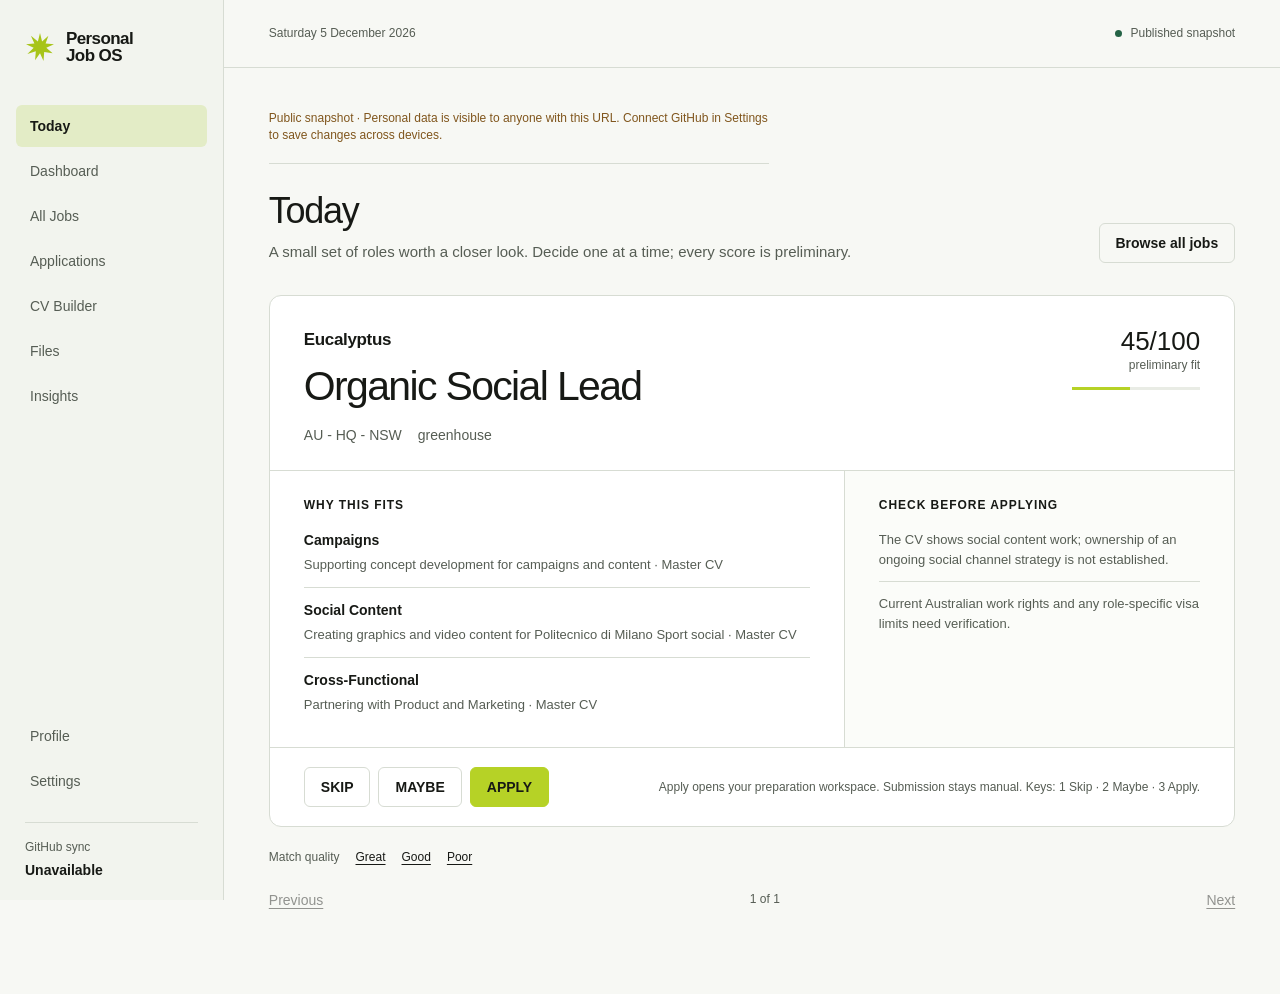
<file: index.html>
<!doctype html>
<html lang="en">
<head>
  <meta charset="utf-8">
  <meta name="robots" content="noindex,nofollow,noarchive">
  <meta name="viewport" content="width=device-width, initial-scale=1">
  <meta name="theme-color" content="#f7f8f4">
  <title>Personal Job OS</title>
  <link rel="stylesheet" href="./app.css">
</head>
<body>
  <div class="shell">
    <aside class="sidebar" aria-label="Primary navigation">
      <div class="brand"><svg width="28" height="28" viewBox="0 0 40 40" aria-hidden="true"><path d="M20 0 23 12 32 4 28 15 40 16 29 21 38 29 26 27 25 40 20 29 13 39 14 26 2 30 11 21 0 16 12 15 7 4 17 12Z" fill="currentColor"/></svg><span>Personal<br>Job OS</span></div>
      <nav id="primary-nav" aria-label="Main"></nav>
      <div class="sidebar-bottom"><nav id="secondary-nav" aria-label="Account"></nav><div id="side-budget" class="side-budget"></div></div>
    </aside>
    <div class="main-frame">
      <header class="topbar"><div class="mobile-brand"><svg width="20" height="20" viewBox="0 0 40 40" aria-hidden="true"><path d="M20 0 23 12 32 4 28 15 40 16 29 21 38 29 26 27 25 40 20 29 13 39 14 26 2 30 11 21 0 16 12 15 7 4 17 12Z" fill="currentColor"/></svg> Personal Job OS</div><div id="topbar-meta"></div><div class="topbar-right"><span class="live-dot"></span> Published snapshot</div></header>
      <main id="app" tabindex="-1"></main>
    </div>
  </div>
  <div id="notice" role="status" aria-live="polite"></div>
  <script src="./static-api.js" defer></script>
  <script src="./app.js" defer></script>
</body>
</html>
</file>
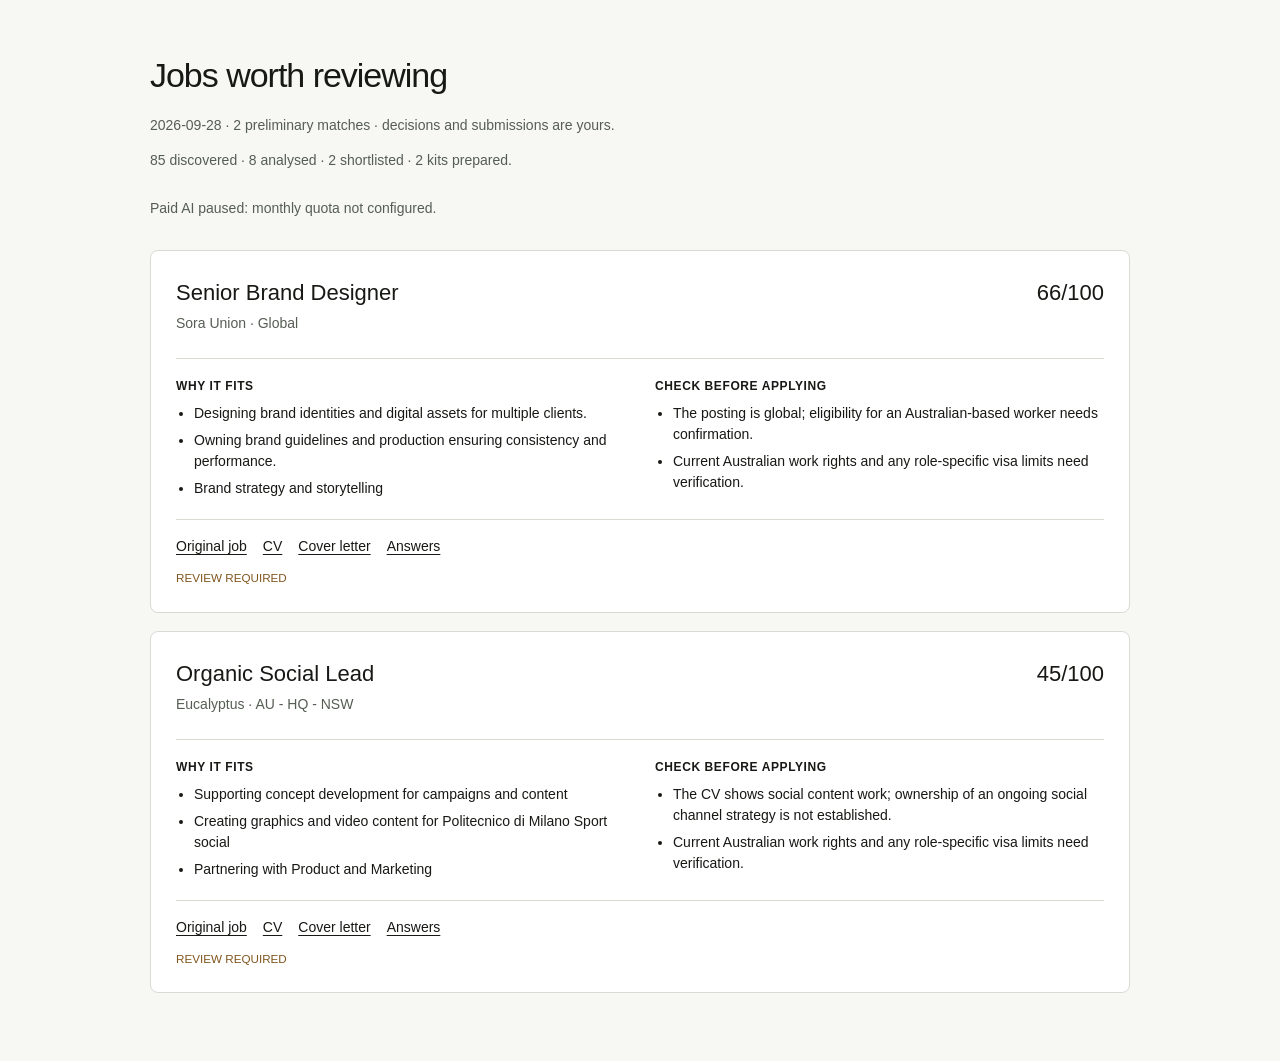
<file: assets/reports/digest-2026-09-28.html>
<!doctype html><html lang="en"><head><meta charset="utf-8"><meta name="viewport" content="width=device-width, initial-scale=1"><title>Job review — 2026-09-28</title><style>body{font:14px/1.5 -apple-system,BlinkMacSystemFont,'Helvetica Neue',sans-serif;color:#171915;background:#f7f8f4;margin:0}main{max-width:980px;margin:auto;padding:50px 24px}h1{font-size:34px;font-weight:500;letter-spacing:-.03em;margin:0}header p{color:#565d54}article{background:#fff;border:1px solid #d7dcd3;margin:18px 0;padding:25px;border-radius:8px}.top{display:flex;justify-content:space-between;gap:20px}h2{font-size:22px;font-weight:500;margin:0}.top p{margin:4px 0;color:#565d54}.top strong{font-size:22px;font-weight:500;white-space:nowrap}.columns{display:grid;grid-template-columns:1fr 1fr;gap:30px;border-top:1px solid #d7dcd3;margin-top:20px}h3{font-size:12px;letter-spacing:.05em;text-transform:uppercase;margin:18px 0 8px}ul{padding-left:18px;margin:0 0 20px}li{margin:6px 0}.actions{border-top:1px solid #d7dcd3;padding-top:16px;display:flex;gap:16px}a{color:#171915;text-underline-offset:3px}small{display:block;color:#80561d;margin-top:12px}.budget{padding:13px 0;color:#565d54}@media(max-width:600px){.columns{grid-template-columns:1fr;gap:0}}</style></head><body><main><header><h1>Jobs worth reviewing</h1><p>2026-09-28 · 2 preliminary matches · decisions and submissions are yours.</p><p>85 discovered · 8 analysed · 2 shortlisted · 2 kits prepared.</p></header><p class="budget">Paid AI paused: monthly quota not configured.</p><article><div class='top'><div><h2>Senior Brand Designer</h2><p>Sora Union · Global</p></div><strong>66/100</strong></div><div class='columns'><section><h3>Why it fits</h3><ul><li>Designing brand identities and digital assets for multiple clients.</li><li>Owning brand guidelines and production ensuring consistency and performance.</li><li>Brand strategy and storytelling</li></ul></section><section><h3>Check before applying</h3><ul><li>The posting is global; eligibility for an Australian-based worker needs confirmation.</li><li>Current Australian work rights and any role-specific visa limits need verification.</li></ul></section></div><div class='actions'><a href='https://job-boards.greenhouse.io/soraunion/jobs/5407552008'>Original job</a><a href="../output/2026-09-28/sora_union_senior_brand_designer/2026-09-28_sora_union_senior_brand_designer_Pasquale-Morelli_CV.pdf">CV</a><a href="../output/2026-09-28/sora_union_senior_brand_designer/cover-letter.md">Cover letter</a><a href="../output/2026-09-28/sora_union_senior_brand_designer/application-answers.md">Answers</a></div><small>REVIEW REQUIRED</small></article><article><div class='top'><div><h2>Organic Social Lead</h2><p>Eucalyptus · AU - HQ - NSW</p></div><strong>45/100</strong></div><div class='columns'><section><h3>Why it fits</h3><ul><li>Supporting concept development for campaigns and content</li><li>Creating graphics and video content for Politecnico di Milano Sport social</li><li>Partnering with Product and Marketing</li></ul></section><section><h3>Check before applying</h3><ul><li>The CV shows social content work; ownership of an ongoing social channel strategy is not established.</li><li>Current Australian work rights and any role-specific visa limits need verification.</li></ul></section></div><div class='actions'><a href='https://job-boards.greenhouse.io/eucalyptus/jobs/4716957005'>Original job</a><a href="../output/2026-09-28/eucalyptus_organic_social_lead/2026-09-28_eucalyptus_organic_social_lead_Pasquale-Morelli_CV.pdf">CV</a><a href="../output/2026-09-28/eucalyptus_organic_social_lead/cover-letter.md">Cover letter</a><a href="../output/2026-09-28/eucalyptus_organic_social_lead/application-answers.md">Answers</a></div><small>REVIEW REQUIRED</small></article></main></body></html>
</file>
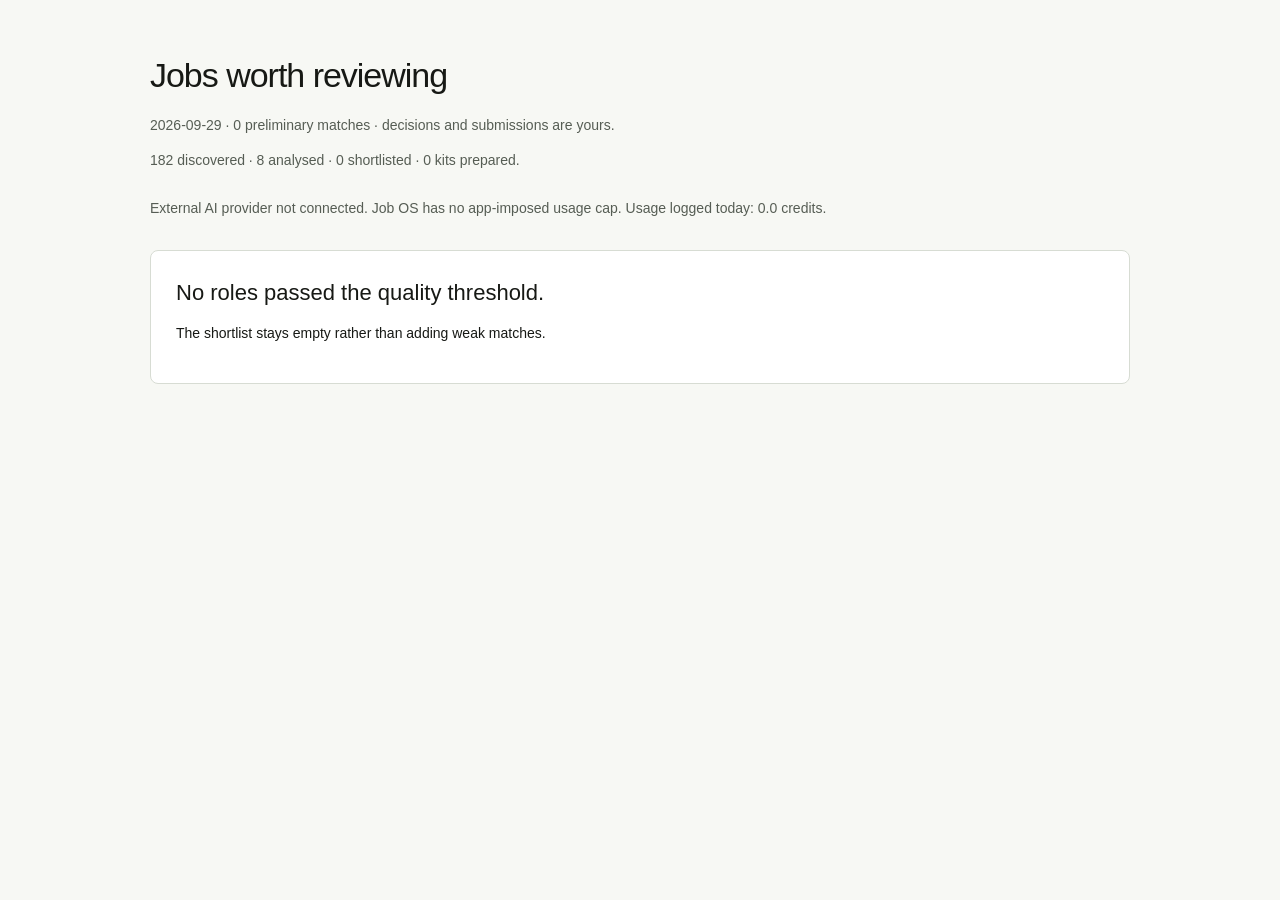
<file: assets/reports/digest-2026-09-29.html>
<!doctype html><html lang="en"><head><meta charset="utf-8"><meta name="viewport" content="width=device-width, initial-scale=1"><title>Job review — 2026-09-29</title><style>body{font:14px/1.5 -apple-system,BlinkMacSystemFont,'Helvetica Neue',sans-serif;color:#171915;background:#f7f8f4;margin:0}main{max-width:980px;margin:auto;padding:50px 24px}h1{font-size:34px;font-weight:500;letter-spacing:-.03em;margin:0}header p{color:#565d54}article{background:#fff;border:1px solid #d7dcd3;margin:18px 0;padding:25px;border-radius:8px}.top{display:flex;justify-content:space-between;gap:20px}h2{font-size:22px;font-weight:500;margin:0}.top p{margin:4px 0;color:#565d54}.top strong{font-size:22px;font-weight:500;white-space:nowrap}.columns{display:grid;grid-template-columns:1fr 1fr;gap:30px;border-top:1px solid #d7dcd3;margin-top:20px}h3{font-size:12px;letter-spacing:.05em;text-transform:uppercase;margin:18px 0 8px}ul{padding-left:18px;margin:0 0 20px}li{margin:6px 0}.actions{border-top:1px solid #d7dcd3;padding-top:16px;display:flex;gap:16px}a{color:#171915;text-underline-offset:3px}small{display:block;color:#80561d;margin-top:12px}.budget{padding:13px 0;color:#565d54}@media(max-width:600px){.columns{grid-template-columns:1fr;gap:0}}</style></head><body><main><header><h1>Jobs worth reviewing</h1><p>2026-09-29 · 0 preliminary matches · decisions and submissions are yours.</p><p>182 discovered · 8 analysed · 0 shortlisted · 0 kits prepared.</p></header><p class="budget">External AI provider not connected. Job OS has no app-imposed usage cap. Usage logged today: 0.0 credits.</p><article><h2>No roles passed the quality threshold.</h2><p>The shortlist stays empty rather than adding weak matches.</p></article></main></body></html>
</file>
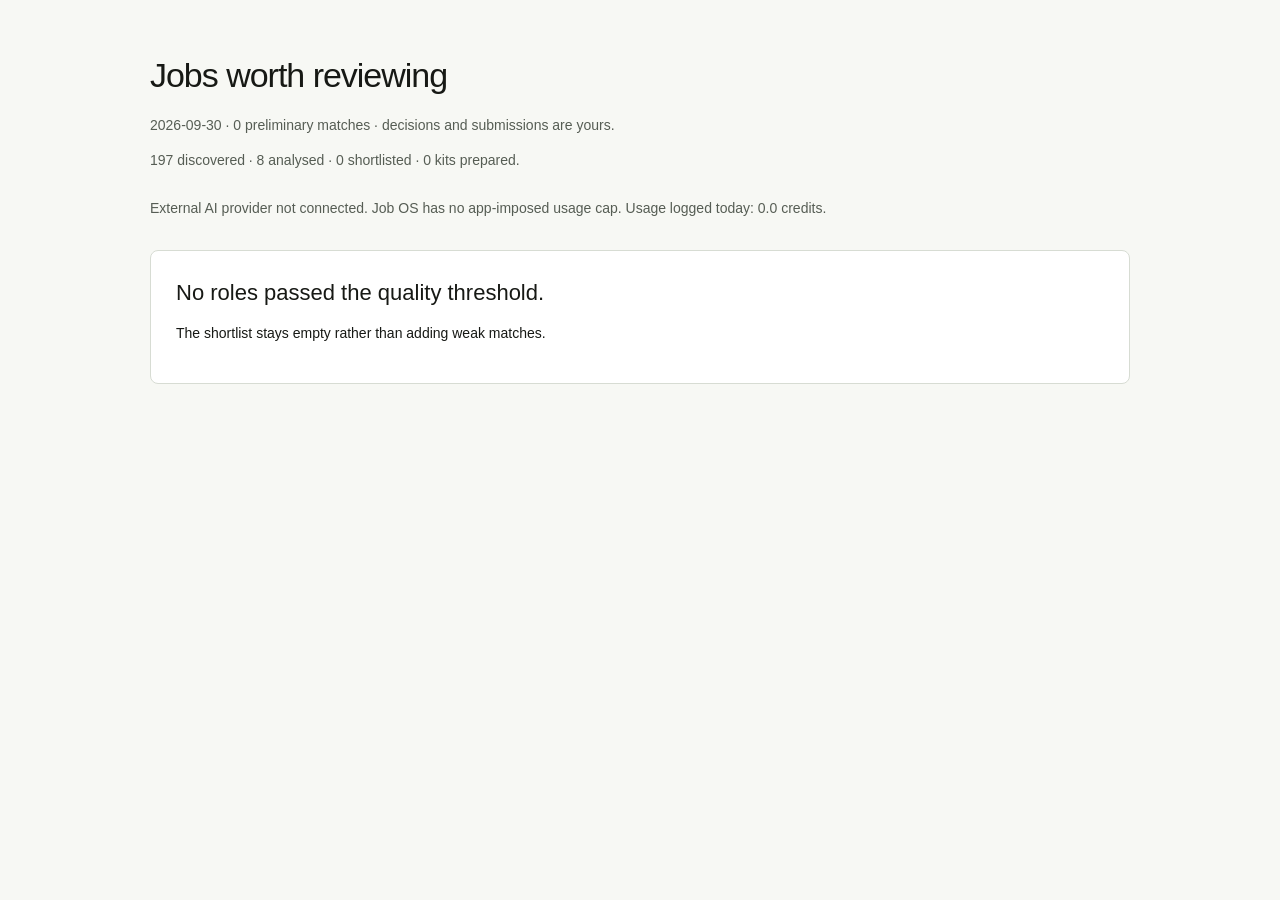
<file: assets/reports/digest-2026-09-30.html>
<!doctype html><html lang="en"><head><meta charset="utf-8"><meta name="viewport" content="width=device-width, initial-scale=1"><title>Job review — 2026-09-30</title><style>body{font:14px/1.5 -apple-system,BlinkMacSystemFont,'Helvetica Neue',sans-serif;color:#171915;background:#f7f8f4;margin:0}main{max-width:980px;margin:auto;padding:50px 24px}h1{font-size:34px;font-weight:500;letter-spacing:-.03em;margin:0}header p{color:#565d54}article{background:#fff;border:1px solid #d7dcd3;margin:18px 0;padding:25px;border-radius:8px}.top{display:flex;justify-content:space-between;gap:20px}h2{font-size:22px;font-weight:500;margin:0}.top p{margin:4px 0;color:#565d54}.top strong{font-size:22px;font-weight:500;white-space:nowrap}.columns{display:grid;grid-template-columns:1fr 1fr;gap:30px;border-top:1px solid #d7dcd3;margin-top:20px}h3{font-size:12px;letter-spacing:.05em;text-transform:uppercase;margin:18px 0 8px}ul{padding-left:18px;margin:0 0 20px}li{margin:6px 0}.actions{border-top:1px solid #d7dcd3;padding-top:16px;display:flex;gap:16px}a{color:#171915;text-underline-offset:3px}small{display:block;color:#80561d;margin-top:12px}.budget{padding:13px 0;color:#565d54}@media(max-width:600px){.columns{grid-template-columns:1fr;gap:0}}</style></head><body><main><header><h1>Jobs worth reviewing</h1><p>2026-09-30 · 0 preliminary matches · decisions and submissions are yours.</p><p>197 discovered · 8 analysed · 0 shortlisted · 0 kits prepared.</p></header><p class="budget">External AI provider not connected. Job OS has no app-imposed usage cap. Usage logged today: 0.0 credits.</p><article><h2>No roles passed the quality threshold.</h2><p>The shortlist stays empty rather than adding weak matches.</p></article></main></body></html>
</file>
<file: app.css>
:root{--paper:#f7f8f4;--surface:#fff;--ink:#171915;--muted:#565d54;--line:#d7dcd3;--lime:#b6d226;--success:#246345;--warning:#80561d;--danger:#a63c37;--info:#365a76;--space-1:4px;--space-2:8px;--space-3:12px;--space-4:16px;--space-5:24px;--space-6:32px;--space-7:48px;--space-8:64px;--radius:6px;--font:"Helvetica Neue",-apple-system,BlinkMacSystemFont,"Segoe UI",sans-serif}
*{box-sizing:border-box}html{height:100%;scroll-behavior:smooth}body{margin:0;background:var(--paper);color:var(--ink);font:400 14px/1.45 var(--font);-webkit-font-smoothing:antialiased}button,input,textarea,select{font:inherit}button{cursor:pointer}button:disabled{cursor:not-allowed;opacity:.45}::selection{background:var(--lime);color:var(--ink)}:focus-visible{outline:2px solid var(--ink);outline-offset:3px}a{color:inherit;text-decoration-thickness:1px;text-underline-offset:3px}a:hover{text-decoration-color:var(--lime)}svg{flex:none}
.shell{display:grid;grid-template-columns:224px minmax(0,1fr);min-height:100vh}.sidebar{position:sticky;top:0;height:100vh;display:flex;flex-direction:column;border-right:1px solid var(--line);background:#f2f4ee;padding:30px 16px 20px}.brand{display:flex;align-items:center;gap:12px;margin:0 10px 40px;font-size:17px;font-weight:600;line-height:1.02;letter-spacing:-.035em}.brand svg,.mobile-brand svg{color:#a7c418}.sidebar nav{display:grid;gap:3px}.nav-link{width:100%;height:42px;border:0;border-radius:var(--radius);background:transparent;color:var(--muted);display:flex;align-items:center;text-align:left;padding:0 14px;font-weight:500}.nav-link:hover{background:#e9ede3;color:var(--ink)}.nav-link[aria-current=page]{background:#e3ecc6;color:var(--ink);font-weight:600}.sidebar-bottom{margin-top:auto}.side-budget{border-top:1px solid var(--line);margin:20px 9px 0;padding-top:16px;color:var(--muted);font-size:12px}.side-budget strong{display:block;color:var(--ink);font-size:14px;margin-top:3px}.main-frame{min-width:0}.topbar{height:68px;border-bottom:1px solid var(--line);display:flex;align-items:center;justify-content:space-between;padding:0 clamp(24px,3.5vw,48px);font-size:12px;color:var(--muted)}.topbar-right{display:flex;align-items:center;gap:8px}.live-dot{width:7px;height:7px;background:var(--success);border-radius:50%}.mobile-brand{display:none}.content{max-width:1320px;margin:0 auto;padding:42px clamp(24px,3.5vw,48px) 80px}.page-head{display:flex;align-items:flex-end;justify-content:space-between;gap:20px;margin-bottom:32px}.page-head h1{font-size:36px;line-height:1.06;letter-spacing:-.035em;font-weight:500;margin:0}.page-head p{color:var(--muted);margin:11px 0 0;max-width:70ch;font-size:15px}.page-actions{display:flex;align-items:center;gap:8px;flex-wrap:wrap}.eyeline{font-size:12px;color:var(--muted);font-variant-numeric:tabular-nums}.muted{color:var(--muted)}.micro{font-size:12px;color:var(--muted)}.rule{border:0;border-top:1px solid var(--line);margin:24px 0}.section-title{font-size:20px;line-height:1.2;letter-spacing:-.02em;font-weight:500;margin:0 0 18px}.link-button{border:0;background:none;padding:4px 0;color:var(--ink);text-decoration:underline;text-underline-offset:3px;font-weight:500}.button{min-height:40px;padding:8px 16px;border:1px solid var(--ink);border-radius:var(--radius);background:var(--ink);color:#fff;font-weight:600;display:inline-flex;align-items:center;justify-content:center;gap:8px;text-decoration:none;white-space:nowrap}.button:hover{background:#343932;border-color:#343932}.button.secondary{background:transparent;color:var(--ink);border-color:var(--line)}.button.secondary:hover{background:#e9ede3;border-color:#bec5b8}.button.quiet{background:transparent;color:var(--ink);border-color:transparent}.button.quiet:hover{background:#e9ede3}.button.lime{background:var(--lime);border-color:var(--lime);color:var(--ink)}.button.lime:hover{background:#c3dc4a}.button.danger{color:var(--danger);border-color:#dec4c1;background:transparent}.button.small{min-height:34px;padding:5px 11px;font-size:12px}.button:active{transform:translateY(1px)}.button.loading{position:relative;color:transparent}.button.loading:after{content:"";position:absolute;width:14px;height:14px;border:2px solid currentColor;border-right-color:transparent;border-radius:50%;color:var(--ink);animation:spin .7s linear infinite}@keyframes spin{to{transform:rotate(360deg)}}
.decision{background:var(--surface);border:1px solid var(--line);border-radius:12px;overflow:hidden}.decision-top{padding:32px 34px 25px;display:flex;justify-content:space-between;gap:24px}.company{font-size:17px;font-weight:600;letter-spacing:-.02em}.decision h2{font-size:clamp(28px,3.2vw,44px);line-height:1.08;letter-spacing:-.04em;font-weight:500;margin:12px 0 16px;max-width:780px}.job-meta{display:flex;gap:16px;flex-wrap:wrap;color:var(--muted);font-size:14px}.score{min-width:128px;text-align:right}.score strong{display:block;font-size:26px;font-weight:500;font-variant-numeric:tabular-nums;line-height:1}.score span{font-size:12px;color:var(--muted)}.score-line{height:3px;background:#e9ece5;margin-top:13px;position:relative}.score-line:before{content:"";position:absolute;inset:0 auto 0 0;width:var(--score);background:var(--lime)}.decision-body{border-top:1px solid var(--line);display:grid;grid-template-columns:1.25fr .85fr}.decision-panel{padding:26px 34px 20px;min-width:0}.decision-panel+.decision-panel{border-left:1px solid var(--line);background:#fbfcf9}.decision-panel h3{font-size:12px;text-transform:uppercase;letter-spacing:.08em;font-weight:600;margin:0 0 16px}.reason,.gap{padding:12px 0;border-top:1px solid var(--line);line-height:1.5}.reason:first-of-type,.gap:first-of-type{border-top:0;padding-top:0}.reason strong{display:block;font-size:14px;font-weight:600;margin-bottom:3px;text-transform:capitalize}.reason span,.gap{color:var(--muted);font-size:13px}.decision-actions{border-top:1px solid var(--line);padding:19px 34px;display:flex;align-items:center;justify-content:space-between;gap:12px}.decision-actions .action-group{display:flex;gap:8px}.decision-foot{color:var(--muted);font-size:12px}.decision-nav{display:flex;justify-content:space-between;align-items:center;margin:15px 0 0}.decision-nav span{font-variant-numeric:tabular-nums;color:var(--muted);font-size:12px}
.cv-sheet{background:#fff;color:#101010;margin:12px auto 0;padding:6.5% 5%;max-width:595px;aspect-ratio:595/842;overflow:hidden;box-shadow:0 5px 20px #27322219;font:clamp(6px,.8vw,9px)/1.2 Arial,sans-serif}.cv-head{display:grid;grid-template-columns:7% 51% 42%;gap:2%;align-items:start;margin-bottom:13%}.cv-star{width:100%;color:#a8c900}.cv-head strong,.cv-head span{display:block;font-size:2.15em;font-weight:400;line-height:1.07;white-space:nowrap}.cv-contact{font-size:1em;line-height:1.2}.cv-contact div{white-space:nowrap}.cv-columns{display:grid;grid-template-columns:32% 62%;gap:5%}.cv-sheet h3{font-weight:400;font-size:1.35em;margin:0 0 .5em}.cv-sheet h4{font-size:1.3em;font-weight:400;margin:0 0 .6em}.cv-sheet p{margin:0 0 1.25em}.cv-sheet .cv-role{border-left:1px solid #a8c900;margin-bottom:1em;padding-left:1em;position:relative}.cv-sheet .cv-role:before{content:"";position:absolute;width:.55em;height:.55em;background:#a8c900;border-radius:50%;left:-.32em;top:.25em}.cv-sheet .cv-role em{display:block;margin-bottom:.65em}.cv-sheet .cv-exp{margin-bottom:1.5em}.cv-change-list{border-top:1px solid var(--line);border-bottom:1px solid var(--line);padding:12px 0;margin-bottom:17px;color:var(--muted);font-size:12px}.cv-change-list strong{color:var(--ink)}.cv-change-list p{margin:4px 0}.cv-change-list summary{cursor:pointer;color:var(--ink);font-weight:500}.cv-change-list ul{padding-left:17px}.preview-header{display:flex;justify-content:space-between;align-items:center;gap:10px}.cv-layout.preview-focus{grid-template-columns:1fr}.cv-layout.preview-focus .editor{display:none}.cv-layout.preview-focus .preview-pane{position:static}.cv-layout.preview-focus .cv-sheet{width:595px;font-size:9px}
.metric-strip{display:grid;grid-template-columns:repeat(4,minmax(0,1fr));border-top:1px solid var(--line);border-bottom:1px solid var(--line);margin:28px 0 42px}.metric{padding:19px 22px;border-right:1px solid var(--line)}.metric:first-child{padding-left:0}.metric:last-child{border-right:0}.metric strong{display:block;font-size:27px;line-height:1.1;font-weight:500;letter-spacing:-.03em;font-variant-numeric:tabular-nums}.metric span{color:var(--muted);font-size:12px}.two-col{display:grid;grid-template-columns:minmax(0,1.45fr) minmax(260px,.75fr);gap:42px}.plain-list{border-top:1px solid var(--line)}.plain-row{display:grid;grid-template-columns:minmax(0,1fr) auto;align-items:center;gap:14px;padding:16px 0;border-bottom:1px solid var(--line)}.plain-row h3{font-size:15px;font-weight:600;margin:0 0 3px}.plain-row p{margin:0;color:var(--muted);font-size:13px}.status{font-size:12px;font-weight:600;color:var(--muted)}.status.applied,.status.offer,.status.interview{color:var(--success)}.status.skipped,.status.rejected{color:var(--danger)}.status.maybe{color:var(--warning)}.empty{border:1px dashed #bec5b8;background:var(--surface);padding:32px;max-width:720px}.empty h2{font-size:20px;font-weight:500;margin:0 0 9px}.empty p{margin:0 0 18px;color:var(--muted);max-width:65ch}.empty .button{margin-top:4px}
.usage-section{margin-top:42px;border-top:1px solid var(--line);padding-top:24px}.usage-row{display:grid;grid-template-columns:repeat(3,1fr);gap:20px}.usage-row>div{display:flex;justify-content:space-between;gap:12px;border-bottom:1px solid var(--line);padding:10px 0}.usage-row strong{font-weight:500}.usage-row span{font-variant-numeric:tabular-nums;color:var(--muted)}
.toolbar{display:flex;gap:10px;margin:0 0 16px;flex-wrap:wrap}.field{display:grid;gap:6px;margin-bottom:16px}.field label{font-size:12px;font-weight:600;color:var(--muted)}.field input,.field select,.field textarea,.toolbar input,.toolbar select{min-height:40px;width:100%;padding:8px 11px;background:#fff;border:1px solid #bec5b8;border-radius:var(--radius);color:var(--ink)}.field textarea{resize:vertical;min-height:96px;line-height:1.5}.toolbar input{max-width:330px}.toolbar select{max-width:180px}.field input:focus,.field textarea:focus,.field select:focus,.toolbar input:focus,.toolbar select:focus{outline:2px solid var(--ink);outline-offset:1px;border-color:var(--ink)}.data-table{width:100%;border-collapse:collapse;background:var(--surface);border-top:1px solid var(--line)}.data-table th{text-align:left;font-size:11px;letter-spacing:.06em;text-transform:uppercase;color:var(--muted);font-weight:600;padding:14px 12px;border-bottom:1px solid var(--line)}.data-table td{padding:15px 12px;border-bottom:1px solid var(--line);vertical-align:top;font-size:13px}.data-table th:first-child,.data-table td:first-child{padding-left:20px}.data-table th:last-child,.data-table td:last-child{padding-right:20px}.data-table tr:hover td{background:#fbfcf9}.data-table .role-cell{font-size:14px;font-weight:600}.data-table .company-cell{color:var(--muted);margin-top:3px}.table-wrap{overflow:auto;border:1px solid var(--line);border-radius:8px}.table-wrap .data-table{border-top:0}.nowrap{white-space:nowrap}.workspace{display:grid;grid-template-columns:minmax(0,1.5fr) minmax(250px,.7fr);gap:32px}.workspace-main,.workspace-side{min-width:0}.workspace-section{background:var(--surface);border:1px solid var(--line);padding:24px 26px;margin-bottom:16px;border-radius:8px}.workspace-section h2{font-size:20px;font-weight:500;margin:0 0 15px;letter-spacing:-.02em}.workspace-section h3{font-size:14px;margin:16px 0 6px}.workspace-section p{margin:0 0 12px;color:var(--muted);line-height:1.55}.workspace-section .button{margin-right:7px;margin-bottom:7px}.issue-list{margin:8px 0 0;padding-left:20px;color:var(--muted)}.issue-list li{margin:8px 0}.md-preview{white-space:pre-wrap;font:13px/1.6 var(--font);max-height:280px;overflow:auto;margin:0;color:var(--ink)}.quality-note{border-left:1px solid var(--warning);padding-left:12px;color:var(--warning);font-size:13px;margin:16px 0}.inline-actions{display:flex;flex-wrap:wrap;gap:8px;align-items:center}.small-label{font-size:11px;text-transform:uppercase;letter-spacing:.07em;color:var(--muted);font-weight:600}.cv-layout{display:grid;grid-template-columns:minmax(320px,.9fr) minmax(400px,1.1fr);gap:24px;align-items:start}.editor{background:var(--surface);border:1px solid var(--line);border-radius:8px;padding:24px;max-height:calc(100vh - 165px);overflow:auto}.editor h2{font-size:18px;font-weight:500;margin:0 0 16px}.editor h3{font-size:14px;font-weight:600;margin:26px 0 13px;border-top:1px solid var(--line);padding-top:18px}.preview-pane{position:sticky;top:20px;background:#e8eae5;border:1px solid var(--line);border-radius:8px;padding:16px}.preview-pane iframe{display:block;width:100%;height:min(70vh,780px);border:0;background:#fff}.editor-toolbar{display:flex;gap:8px;flex-wrap:wrap;margin-bottom:14px}.keyword-line{display:flex;flex-wrap:wrap;gap:6px;margin:0 0 18px}.keyword{border:1px solid var(--line);padding:4px 8px;border-radius:4px;font-size:11px;color:var(--muted)}.file-breadcrumb{display:flex;align-items:center;gap:6px;flex-wrap:wrap;margin-bottom:20px;color:var(--muted)}.file-list{border-top:1px solid var(--line)}.file-entry{display:grid;grid-template-columns:minmax(0,1fr) auto;gap:12px;padding:14px 4px;border-bottom:1px solid var(--line)}.file-entry button{border:0;background:transparent;text-align:left;padding:0;font-weight:500}.file-entry button:hover{text-decoration:underline}.file-entry span{color:var(--muted);font-size:12px}.settings-grid{display:grid;grid-template-columns:repeat(2,minmax(0,1fr));gap:32px}.settings-panel{background:var(--surface);border:1px solid var(--line);border-radius:8px;padding:25px}.settings-panel h2{font-size:20px;font-weight:500;margin:0 0 19px}.usage-track{height:7px;background:#e4e9dc;margin:13px 0 6px;border-radius:10px;overflow:hidden}.usage-track>span{display:block;height:100%;background:var(--lime);width:var(--progress)}.notice{position:fixed;right:20px;bottom:20px;background:var(--ink);color:#fff;padding:11px 16px;border-radius:6px;max-width:360px;box-shadow:0 8px 24px #17201828;z-index:20}#notice:empty{display:none}.error{color:var(--danger)}.success{color:var(--success)}
@media(max-width:1100px){.shell{grid-template-columns:188px minmax(0,1fr)}.sidebar{padding-inline:12px}.content{padding-inline:28px}.topbar{padding-inline:28px}.decision-body{grid-template-columns:1fr 1fr}.decision-top,.decision-panel,.decision-actions{padding-left:26px;padding-right:26px}.cv-layout{grid-template-columns:minmax(280px,1fr) minmax(320px,1fr)}}
@media(max-width:900px){.shell{display:block}.sidebar{position:static;height:auto;padding:0 20px 8px;border-right:0;border-bottom:1px solid var(--line)}.brand,.sidebar-bottom{display:none}.sidebar nav{display:flex;overflow-x:auto;gap:4px;scrollbar-width:thin}.nav-link{white-space:nowrap;width:auto;padding:0 12px;height:42px}.topbar{height:48px}.mobile-brand{display:flex;align-items:center;gap:8px;font-weight:600;color:var(--ink)}.content{padding:32px 26px 70px}.cv-layout{grid-template-columns:1fr}.editor{max-height:none}.preview-pane{position:static}.preview-pane iframe{height:620px}}
@media(max-width:640px){.topbar{padding:0 20px}.topbar-right{display:none}.content{padding:27px 20px 64px}.page-head{display:block;margin-bottom:24px}.page-head h1{font-size:29px}.page-head p{font-size:14px}.page-actions{margin-top:18px}.decision-top{display:block;padding:25px 22px}.decision h2{font-size:31px;margin:9px 0 13px}.score{text-align:left;margin-top:22px}.score strong{display:inline;font-size:21px}.score span{margin-left:7px}.score-line{max-width:180px}.decision-body{display:block}.decision-panel{padding:22px}.decision-panel+.decision-panel{border-left:0;border-top:1px solid var(--line)}.decision-actions{padding:18px 22px;display:block}.decision-actions .action-group{display:grid;grid-template-columns:repeat(3,1fr);gap:7px;margin-bottom:12px}.decision-actions .button{padding:8px 7px}.metric-strip{grid-template-columns:repeat(2,1fr)}.metric{padding:14px}.metric:nth-child(2){border-right:0}.metric:nth-child(-n+2){border-bottom:1px solid var(--line)}.two-col,.workspace,.settings-grid{grid-template-columns:1fr;gap:25px}.table-wrap{border:0;background:transparent;overflow:visible}.data-table,.data-table tbody{display:block;background:transparent}.data-table thead{display:none}.data-table tr{display:grid;grid-template-columns:1fr 1fr;background:#fff;border:1px solid var(--line);margin-bottom:8px;padding:12px 14px;border-radius:7px}.data-table td,.data-table td:first-child,.data-table td:last-child{padding:5px 0;border:0}.data-table td:first-child{grid-column:1/-1}.data-table td:before{content:attr(data-label);display:block;color:var(--muted);font-size:10px;text-transform:uppercase;letter-spacing:.05em;margin-bottom:2px}.data-table td:first-child:before{display:none}.workspace-section{padding:21px}.editor{padding:20px}.preview-pane iframe{height:530px}}
@media(max-width:640px){.usage-row{grid-template-columns:1fr;gap:0}.cv-layout.preview-focus .cv-sheet{max-width:100%}}
@media(prefers-reduced-motion:reduce){html{scroll-behavior:auto}*,*:before,*:after{animation-duration:.01ms!important;transition-duration:.01ms!important}}
.insight-extra{margin:42px 0 28px}
.data-table th:nth-last-child(2),.data-table td:nth-last-child(2),.data-table th:last-child,.data-table td:last-child{white-space:nowrap}
.data-table td:last-child{min-width:75px}
.status.screened_out{color:var(--muted)}
.notice.error{background:var(--danger);color:#fff}
@media(max-width:640px){.button,.button.small,.nav-link{min-height:44px}}
@media(max-width:900px){.sidebar{display:flex;flex-direction:row;align-items:center;overflow-x:auto;scrollbar-width:thin;gap:4px}.sidebar nav{overflow:visible;flex:none}.sidebar-bottom{display:block;margin:0;flex:none}.side-budget{display:none}.cv-layout.preview-focus{grid-template-columns:minmax(0,1fr)}.preview-pane{min-width:0}}
@media(max-width:640px){.preview-header{align-items:flex-start;flex-wrap:wrap}.cv-layout.preview-focus .cv-sheet{width:100%;max-width:595px;font-size:clamp(5px,1.5vw,9px)}.cv-sheet{width:100%}}
@media(max-width:640px){.data-table tr{background:transparent;border:0;border-bottom:1px solid var(--line);border-radius:0;margin-bottom:0;padding:16px 0}}
@media(max-width:640px){.decision{display:flex;flex-direction:column}.decision-top{order:0}.decision-actions{order:1;border-bottom:1px solid var(--line)}.decision-body{order:2;border-top:0}}
.workspace-meta{display:flex;gap:12px 22px;flex-wrap:wrap;padding:0 0 18px;margin:-10px 0 30px;border-bottom:1px solid var(--line);color:var(--muted);font-size:12px}.workspace-meta span{white-space:normal}.job-description{white-space:pre-wrap;max-height:260px;overflow:auto;line-height:1.6;color:var(--ink);border-top:1px solid var(--line);border-bottom:1px solid var(--line);padding:14px 0;margin-bottom:14px}.workspace-cv{max-height:460px;overflow:auto;background:#e8eae5;padding:14px;margin:20px 0}.workspace-cv .cv-sheet{width:100%;max-width:400px;font-size:6px;box-shadow:none;margin:0 auto}.answer-row{border-top:1px solid var(--line);padding:16px 0}.answer-row:first-of-type{border-top:0}.answer-row h3{margin:0 0 8px}.answer-row .md-preview{max-height:none;margin-bottom:12px}.check-row{display:flex;align-items:center;gap:10px;min-height:44px;border-top:1px solid var(--line);cursor:pointer}.check-row input{width:18px;height:18px;accent-color:var(--ink)}.followup{display:grid;grid-template-columns:1fr auto;gap:8px;margin-top:14px}.followup label{grid-column:1/-1;font-size:12px;color:var(--muted);font-weight:600}.followup select{min-width:0;padding:6px;border:1px solid var(--line);border-radius:var(--radius);background:#fff}.file-areas{display:flex;gap:22px;border-bottom:1px solid var(--line);margin-bottom:18px}.file-area{padding:0 0 10px;border:0;background:transparent;color:var(--muted);font-weight:500}.file-area.active{color:var(--ink);border-bottom:2px solid var(--ink);font-weight:600}.file-actions{display:flex;gap:14px;align-items:center}.file-actions .link-button{font-size:12px}
@media(max-width:640px){.workspace-meta{gap:8px 14px}.workspace-cv{padding:8px}.workspace-cv .cv-sheet{font-size:clamp(5px,1.5vw,6px)}.file-entry{grid-template-columns:minmax(0,1fr) auto}.file-entry a{overflow-wrap:anywhere}.file-actions{gap:8px}}
.decision-feedback{display:flex;gap:16px;align-items:center;margin:18px 0 0;font-size:12px;color:var(--muted)}.decision-feedback .link-button{font-size:12px}
.snapshot-note{border-bottom:1px solid var(--line);padding:0 0 18px;margin:0 0 28px;color:var(--warning);font-size:12px;max-width:75ch}
.sync-state{display:flex;align-items:center;gap:9px;border-top:1px solid var(--line);border-bottom:1px solid var(--line);padding:14px 0;margin:18px 0}.sync-state strong{font-size:14px;font-weight:600}.sync-panel .check-row{border-top:0;margin:-4px 0 12px}.sync-panel .inline-actions{margin-top:18px}
</file>
